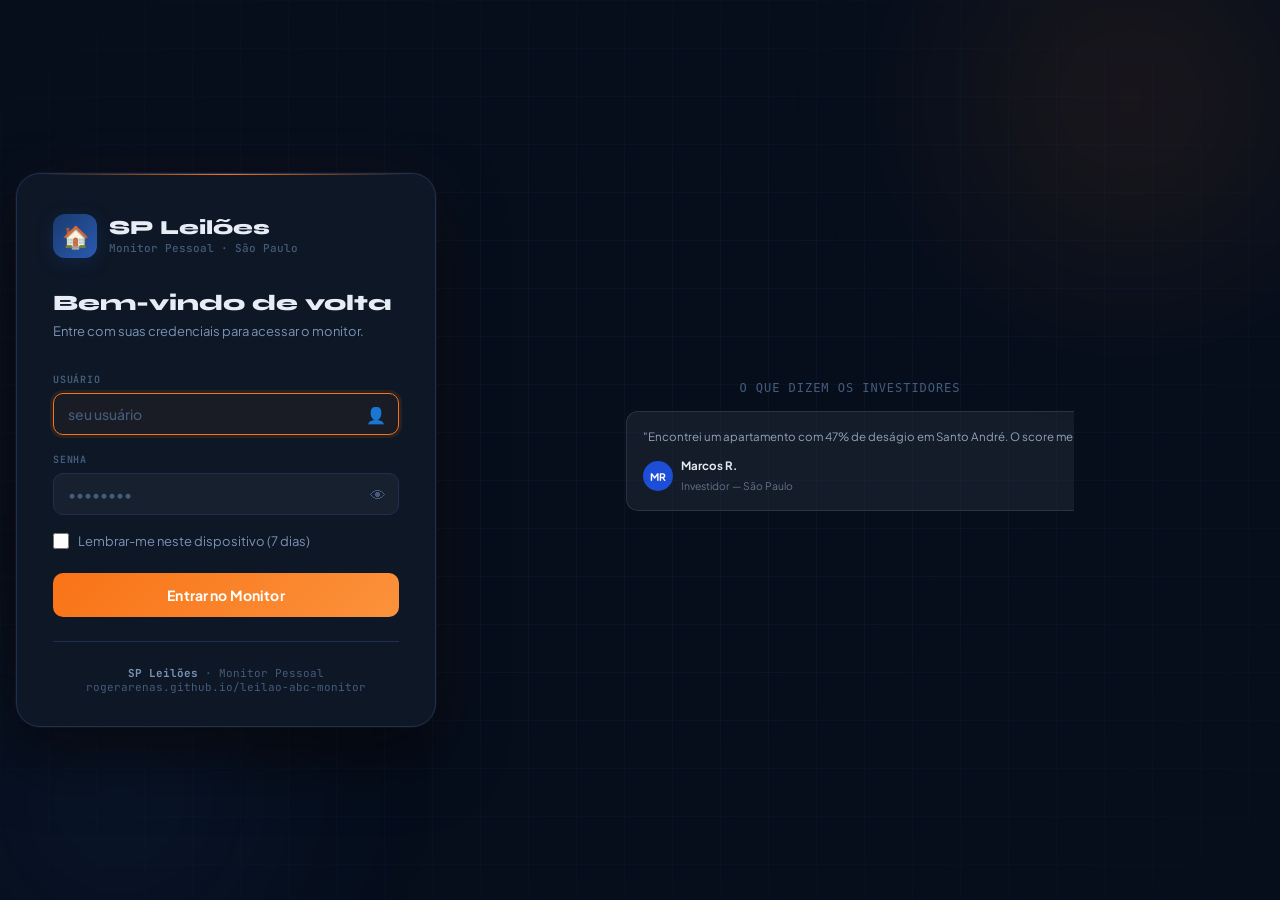
<file: login.html>
<!DOCTYPE html>
<html lang="pt-BR">
<head>
<meta charset="UTF-8">
<meta name="viewport" content="width=device-width, initial-scale=1.0">
<meta name="theme-color" content="#0d1726">
<title>SP Leilões — Acesso</title>
<link href="https://fonts.googleapis.com/css2?family=Syne:wght@700;800&family=Plus+Jakarta+Sans:wght@400;500;600;700&family=JetBrains+Mono:wght@400;500&display=swap" rel="stylesheet">
<style>
*,*::before,*::after{box-sizing:border-box;margin:0;padding:0}

:root{
  --bg:#060e1c;
  --card:#0d1726;
  --border:#1e3050;
  --border2:#2a4070;
  --text:#e8edf5;
  --text2:#7a92b4;
  --text3:#445c7a;
  --primary:#1a3a6e;
  --accent:#f97316;
  --accent2:#fb923c;
  --green:#22c55e;
  --red:#ef4444;
  --r:16px;
  --r2:10px;
}

html,body{height:100%;-webkit-font-smoothing:antialiased}
body{
  background:var(--bg);
  color:var(--text);
  font-family:'Plus Jakarta Sans',sans-serif;
  min-height:100vh;
  display:flex;
  align-items:center;
  justify-content:center;
  padding:1rem;
  position:relative;
  overflow:hidden;
}

/* ── BACKGROUND GRID ── */
.bg-grid{
  position:fixed;inset:0;pointer-events:none;
  background-image:
    linear-gradient(rgba(26,58,110,.15) 1px, transparent 1px),
    linear-gradient(90deg, rgba(26,58,110,.15) 1px, transparent 1px);
  background-size:48px 48px;
  mask-image:radial-gradient(ellipse 80% 80% at 50% 50%, black 30%, transparent 100%);
}

/* ── GLOW ORBS ── */
.orb{position:fixed;border-radius:50%;filter:blur(80px);pointer-events:none;animation:drift 12s ease-in-out infinite}
.orb1{width:500px;height:500px;background:radial-gradient(circle,rgba(249,115,22,.12),transparent 70%);top:-150px;right:-100px;animation-delay:0s}
.orb2{width:400px;height:400px;background:radial-gradient(circle,rgba(26,58,110,.25),transparent 70%);bottom:-100px;left:-80px;animation-delay:-6s}
@keyframes drift{
  0%,100%{transform:translate(0,0) scale(1)}
  33%{transform:translate(20px,-15px) scale(1.05)}
  66%{transform:translate(-15px,20px) scale(.95)}
}

/* ── CARD ── */
.card{
  position:relative;
  width:100%;max-width:420px;
  background:var(--card);
  border:1px solid var(--border);
  border-radius:24px;
  padding:2.5rem 2.25rem 2rem;
  box-shadow:0 0 0 1px rgba(255,255,255,.03),0 32px 64px rgba(0,0,0,.5),0 0 80px rgba(249,115,22,.05);
  animation:slideUp .5s cubic-bezier(.22,1,.36,1) both;
}
@keyframes slideUp{
  from{opacity:0;transform:translateY(24px) scale(.97)}
  to{opacity:1;transform:translateY(0) scale(1)}
}

/* borda accent topo */
.card::before{
  content:'';position:absolute;top:0;left:24px;right:24px;height:1px;
  background:linear-gradient(90deg,transparent,var(--accent),transparent);
  border-radius:1px;
}

/* ── LOGO ── */
.logo{display:flex;align-items:center;gap:12px;margin-bottom:2rem}
.logo-icon{
  width:44px;height:44px;
  background:linear-gradient(135deg,var(--primary),#2a5ab0);
  border-radius:12px;
  display:flex;align-items:center;justify-content:center;
  font-size:22px;
  box-shadow:0 4px 16px rgba(26,58,110,.4);
  flex-shrink:0;
}
.logo-text{
  font-family:'Syne',sans-serif;
  font-size:20px;font-weight:800;
  color:var(--text);line-height:1.1;
}
.logo-sub{
  font-size:11px;font-weight:500;
  color:var(--text3);
  font-family:'JetBrains Mono',monospace;
  display:block;margin-top:2px;
}

/* ── HEADER TEXT ── */
.heading{font-family:'Syne',sans-serif;font-size:22px;font-weight:800;color:var(--text);margin-bottom:6px}
.subheading{font-size:13px;color:var(--text2);margin-bottom:2rem;line-height:1.5}

/* ── FORM ── */
.field{margin-bottom:1.125rem}
.field label{
  display:block;
  font-size:10px;font-weight:700;
  text-transform:uppercase;letter-spacing:.08em;
  color:var(--text3);
  font-family:'JetBrains Mono',monospace;
  margin-bottom:7px;
}
.input-wrap{position:relative}
.input-wrap input{
  width:100%;
  background:rgba(255,255,255,.04);
  border:1.5px solid var(--border);
  border-radius:var(--r2);
  color:var(--text);
  padding:11px 44px 11px 14px;
  font-family:'Plus Jakarta Sans',sans-serif;
  font-size:14px;font-weight:500;
  outline:none;
  transition:border-color .18s, box-shadow .18s, background .18s;
}
.input-wrap input::placeholder{color:var(--text3)}
.input-wrap input:focus{
  border-color:var(--accent);
  background:rgba(249,115,22,.05);
  box-shadow:0 0 0 3px rgba(249,115,22,.1);
}
.input-wrap input.err{
  border-color:var(--red);
  box-shadow:0 0 0 3px rgba(239,68,68,.12);
}
.input-icon{
  position:absolute;right:13px;top:50%;transform:translateY(-50%);
  color:var(--text3);font-size:16px;pointer-events:none;transition:color .18s;
}
.input-wrap:focus-within .input-icon{color:var(--accent)}
.toggle-pass{pointer-events:all;cursor:pointer;}

/* ── REMEMBER ── */
.remember{
  display:flex;align-items:center;gap:9px;
  margin-bottom:1.5rem;cursor:pointer;
  font-size:13px;color:var(--text2);
}
.remember input[type=checkbox]{
  width:16px;height:16px;
  accent-color:var(--accent);cursor:pointer;flex-shrink:0;
}

/* ── BUTTON ── */
.btn-login{
  width:100%;
  background:linear-gradient(135deg,var(--accent),var(--accent2));
  color:#fff;border:none;border-radius:var(--r2);
  padding:13px;
  font-family:'Plus Jakarta Sans',sans-serif;
  font-size:14px;font-weight:700;
  cursor:pointer;
  transition:all .18s;
  position:relative;overflow:hidden;
  letter-spacing:.01em;
}
.btn-login::before{
  content:'';position:absolute;inset:0;
  background:linear-gradient(135deg,rgba(255,255,255,.12),transparent);
  opacity:0;transition:opacity .18s;
}
.btn-login:hover::before{opacity:1}
.btn-login:hover{transform:translateY(-1px);box-shadow:0 8px 24px rgba(249,115,22,.35)}
.btn-login:active{transform:translateY(0)}
.btn-login:disabled{opacity:.5;cursor:not-allowed;transform:none}

/* ── SPINNER inside button ── */
.btn-login .spin{
  display:inline-block;width:16px;height:16px;
  border:2.5px solid rgba(255,255,255,.3);
  border-top-color:#fff;border-radius:50%;
  animation:spin .6s linear infinite;vertical-align:middle;margin-right:8px;
}
@keyframes spin{to{transform:rotate(360deg)}}

/* ── ERROR MSG ── */
.error-msg{
  display:none;
  background:rgba(239,68,68,.1);
  border:1px solid rgba(239,68,68,.25);
  border-radius:var(--r2);
  padding:10px 14px;
  font-size:12px;
  color:#fca5a5;
  font-family:'JetBrains Mono',monospace;
  margin-bottom:1.125rem;
  animation:shake .35s cubic-bezier(.36,.07,.19,.97);
}
@keyframes shake{
  10%,90%{transform:translateX(-2px)}
  20%,80%{transform:translateX(3px)}
  30%,50%,70%{transform:translateX(-4px)}
  40%,60%{transform:translateX(4px)}
}

/* ── SUCCESS ── */
.success-msg{
  display:none;
  background:rgba(34,197,94,.1);
  border:1px solid rgba(34,197,94,.25);
  border-radius:var(--r2);
  padding:10px 14px;
  font-size:12px;color:#86efac;
  font-family:'JetBrains Mono',monospace;
  margin-bottom:1.125rem;
}

/* ── DIVIDER ── */
.divider{height:1px;background:var(--border);margin:1.5rem 0}

/* ── FOOTER ── */
.card-footer{text-align:center;font-size:11px;color:var(--text3);font-family:'JetBrains Mono',monospace}
.card-footer strong{color:var(--text2)}

/* ── ATTEMPTS ── */
.attempts-badge{
  display:none;
  text-align:right;
  font-size:10px;color:var(--red);
  font-family:'JetBrains Mono',monospace;
  margin-top:4px;
}

/* ── LOCKOUT OVERLAY ── */
.lockout{
  display:none;position:fixed;inset:0;
  background:rgba(6,14,28,.95);
  backdrop-filter:blur(8px);
  z-index:999;
  align-items:center;justify-content:center;
  flex-direction:column;
  gap:1rem;
  text-align:center;padding:2rem;
}
.lockout.show{display:flex}
.lockout-icon{font-size:52px;margin-bottom:.5rem}
.lockout-title{font-family:'Syne',sans-serif;font-size:20px;font-weight:800;color:var(--text)}
.lockout-sub{font-size:13px;color:var(--text2);font-family:'JetBrains Mono',monospace}
.lockout-timer{font-size:32px;font-weight:800;font-family:'JetBrains Mono',monospace;color:var(--accent);margin-top:.5rem}

@media(max-width:480px){
  .card{padding:2rem 1.5rem 1.75rem;border-radius:20px}
  .heading{font-size:20px}
}
</style>
</head>
<body>

<div class="bg-grid"></div>
<div class="orb orb1"></div>
<div class="orb orb2"></div>

<!-- LOCKOUT OVERLAY -->
<div class="lockout" id="lockout">
  <div class="lockout-icon">🔒</div>
  <div class="lockout-title">Acesso bloqueado</div>
  <div class="lockout-sub">Muitas tentativas incorretas.<br>Aguarde para tentar novamente.</div>
  <div class="lockout-timer" id="ltimer">—</div>
</div>

<div class="card">
  <div class="logo">
    <div class="logo-icon">🏠</div>
    <div>
      <div class="logo-text">SP Leilões</div>
      <span class="logo-sub">Monitor Pessoal · São Paulo</span>
    </div>
  </div>

  <h1 class="heading">Bem-vindo de volta</h1>
  <p class="subheading">Entre com suas credenciais para acessar o monitor.</p>

  <div class="error-msg" id="errmsg">⚠ Usuário ou senha incorretos.</div>
  <div class="success-msg" id="succmsg">✓ Autenticado! Redirecionando...</div>

  <div class="field">
    <label for="usuario">Usuário</label>
    <div class="input-wrap">
      <input type="text" id="usuario" placeholder="seu usuário" autocomplete="username" spellcheck="false">
      <span class="input-icon">👤</span>
    </div>
  </div>

  <div class="field">
    <label for="senha">Senha</label>
    <div class="input-wrap">
      <input type="password" id="senha" placeholder="••••••••" autocomplete="current-password">
      <span class="input-icon toggle-pass" id="togglepass" title="Mostrar/ocultar senha">👁</span>
    </div>
    <div class="attempts-badge" id="attempts"></div>
  </div>

  <label class="remember">
    <input type="checkbox" id="lembrar">
    Lembrar-me neste dispositivo (7 dias)
  </label>

  <button class="btn-login" id="btnlogin" onclick="fazerLogin()">
    Entrar no Monitor
  </button>

  <div class="divider"></div>
  <div class="card-footer">
    <strong>SP Leilões</strong> · Monitor Pessoal<br>
    rogerarenas.github.io/leilao-abc-monitor
  </div>
</div>

<script>
// ── CREDENCIAIS ── (SHA-256 dos valores reais)
// Para alterar: gere os hashes em https://emn178.github.io/online-tools/sha256.html
// e substitua abaixo. Nunca coloque a senha em texto puro.
var CREDS = [
  {
    user: '4387134784cf3aa4245b7fcf4ac045d0a449524e98ba5dab4955ff4631e89df9', // roger
    pass: '63102d0c223d6244f44ee68fa7928a66ffce8fa453415abe26f6d3b10e2e5fd1', // abc2024
  }
];

var SESSION_KEY = 'abc_leilao_auth';
var ATTEMPTS_KEY = 'abc_leilao_attempts';
var LOCKOUT_KEY  = 'abc_leilao_lockout';
var MAX_ATTEMPTS = 5;
var LOCKOUT_MS   = 5 * 60 * 1000; // 5 minutos

// ── SHA-256 (nativo, sem libs) ─────────────────────────────────────────────
async function sha256(msg) {
  var buf = await crypto.subtle.digest('SHA-256', new TextEncoder().encode(msg));
  return Array.from(new Uint8Array(buf)).map(b => b.toString(16).padStart(2,'0')).join('');
}

// ── LOCKOUT ────────────────────────────────────────────────────────────────
function getAttempts() {
  try { return JSON.parse(localStorage.getItem(ATTEMPTS_KEY) || '{"count":0}'); } catch { return {count:0}; }
}
function saveAttempts(a) { localStorage.setItem(ATTEMPTS_KEY, JSON.stringify(a)); }
function isLockedOut() {
  var ts = localStorage.getItem(LOCKOUT_KEY);
  if (!ts) return false;
  if (Date.now() - parseInt(ts) < LOCKOUT_MS) return true;
  localStorage.removeItem(LOCKOUT_KEY);
  saveAttempts({count:0});
  return false;
}
function lockOut() {
  localStorage.setItem(LOCKOUT_KEY, Date.now().toString());
  mostrarLockout();
}
function mostrarLockout() {
  document.getElementById('lockout').classList.add('show');
  atualizarTimer();
}
function atualizarTimer() {
  var ts = parseInt(localStorage.getItem(LOCKOUT_KEY) || '0');
  var restante = Math.ceil((ts + LOCKOUT_MS - Date.now()) / 1000);
  if (restante <= 0) {
    localStorage.removeItem(LOCKOUT_KEY);
    saveAttempts({count:0});
    document.getElementById('lockout').classList.remove('show');
    return;
  }
  var m = Math.floor(restante / 60), s = restante % 60;
  document.getElementById('ltimer').textContent = m + ':' + String(s).padStart(2,'0');
  setTimeout(atualizarTimer, 1000);
}

// ── SESSÃO ─────────────────────────────────────────────────────────────────
function verificarSessao() {
  // sessionStorage = sessão (fecha o tab → sai)
  if (sessionStorage.getItem(SESSION_KEY) === 'ok') {
    window.location.replace('index.html');
    return;
  }
  // localStorage com lembrar-me
  var lm = localStorage.getItem(SESSION_KEY);
  if (lm) {
    try {
      var obj = JSON.parse(lm);
      if (obj.exp > Date.now()) {
        sessionStorage.setItem(SESSION_KEY, 'ok');
        window.location.replace('index.html');
        return;
      }
    } catch {}
    localStorage.removeItem(SESSION_KEY);
  }
}

function salvarSessao(lembrar) {
  sessionStorage.setItem(SESSION_KEY, 'ok');
  if (lembrar) {
    localStorage.setItem(SESSION_KEY, JSON.stringify({
      exp: Date.now() + 7 * 24 * 60 * 60 * 1000 // 7 dias
    }));
  }
}

// ── LOGIN ──────────────────────────────────────────────────────────────────
async function fazerLogin() {
  if (isLockedOut()) { mostrarLockout(); return; }

  var btn = document.getElementById('btnlogin');
  var usuarioEl = document.getElementById('usuario');
  var senhaEl   = document.getElementById('senha');
  var errmsg    = document.getElementById('errmsg');
  var succmsg   = document.getElementById('succmsg');

  var usuario = usuarioEl.value.trim().toLowerCase();
  var senha   = senhaEl.value;

  if (!usuario || !senha) {
    sacudir(usuarioEl, senhaEl);
    mostrarErro('Preencha usuário e senha.');
    return;
  }

  // Loading
  btn.disabled = true;
  btn.innerHTML = '<span class="spin"></span>Verificando...';
  errmsg.style.display = 'none';
  succmsg.style.display = 'none';

  await new Promise(r => setTimeout(r, 600)); // delay intencional anti-brute

  var hUser = await sha256(usuario);
  var hPass = await sha256(senha);

  var ok = CREDS.some(c => c.user === hUser && c.pass === hPass);

  if (ok) {
    saveAttempts({count:0});
    salvarSessao(document.getElementById('lembrar').checked);
    succmsg.style.display = 'block';
    btn.innerHTML = '✓ Autenticado!';
    btn.style.background = 'linear-gradient(135deg,#16a34a,#22c55e)';
    setTimeout(() => window.location.replace('index.html'), 900);
  } else {
    var a = getAttempts();
    a.count++;
    saveAttempts(a);

    usuarioEl.classList.add('err');
    senhaEl.classList.add('err');
    setTimeout(() => { usuarioEl.classList.remove('err'); senhaEl.classList.remove('err'); }, 1500);

    var restam = MAX_ATTEMPTS - a.count;
    if (restam <= 0) {
      lockOut();
    } else {
      var el = document.getElementById('attempts');
      el.style.display = 'block';
      el.textContent = restam === 1 ? '⚠ Última tentativa antes do bloqueio' : `${restam} tentativas restantes`;
      mostrarErro('Usuário ou senha incorretos.');
    }

    btn.disabled = false;
    btn.innerHTML = 'Entrar no Monitor';
    senhaEl.value = '';
    senhaEl.focus();
  }
}

function mostrarErro(msg) {
  var el = document.getElementById('errmsg');
  el.textContent = '⚠ ' + msg;
  el.style.display = 'block';
  // restart animation
  el.style.animation = 'none';
  el.offsetHeight;
  el.style.animation = '';
}

function sacudir(...els) {
  els.forEach(el => {
    if (!el.value) { el.classList.add('err'); setTimeout(() => el.classList.remove('err'), 1500); }
  });
}

// ── TOGGLE SENHA ──────────────────────────────────────────────────────────
document.getElementById('togglepass').addEventListener('click', function() {
  var inp = document.getElementById('senha');
  var show = inp.type === 'password';
  inp.type = show ? 'text' : 'password';
  this.textContent = show ? '🙈' : '👁';
});

// ── ENTER ─────────────────────────────────────────────────────────────────
document.addEventListener('keydown', function(e) {
  if (e.key === 'Enter' && !document.getElementById('btnlogin').disabled) fazerLogin();
});

// ── INIT ──────────────────────────────────────────────────────────────────
verificarSessao();
if (isLockedOut()) mostrarLockout();
document.getElementById('usuario').focus();
</script>

<!-- Depoimentos -->
<div class="dep-section">
  <p class="dep-title">O que dizem os investidores</p>
  <div class="dep-track">
    <div class="dep-card"><p class="dep-text">"Encontrei um apartamento com 47% de deságio em Santo André. O score me alertou antes de qualquer concorrente."</p><div class="dep-author"><div class="dep-avatar">MR</div><div><strong>Marcos R.</strong><span>Investidor — São Paulo</span></div></div></div>
    <div class="dep-card"><p class="dep-text">"A calculadora de financiamento me mostrou que o imóvel era viável mesmo financiado. Arrematei na 2ª praça por R$ 180k."</p><div class="dep-author"><div class="dep-avatar">JF</div><div><strong>Juliana F.</strong><span>Engenheira — Campinas</span></div></div></div>
    <div class="dep-card"><p class="dep-text">"Recebi o alerta no WhatsApp às 8h e fiz minha due diligence antes de qualquer um. O checklist legal me salvou de um imóvel com dívida de condomínio."</p><div class="dep-author"><div class="dep-avatar">CS</div><div><strong>Carlos S.</strong><span>Corretor — Santos</span></div></div></div>
    <div class="dep-card"><p class="dep-text">"Antes gastava 3 horas por dia procurando manualmente. Agora o monitor faz isso enquanto durmo e me avisa só o que vale a pena."</p><div class="dep-author"><div class="dep-avatar">AP</div><div><strong>Ana P.</strong><span>Professora — São José dos Campos</span></div></div></div>
    <div class="dep-card"><p class="dep-text">"O comparador é o que faltava. Consigo colocar 3 imóveis lado a lado e decidir em minutos qual tem melhor custo-benefício."</p><div class="dep-author"><div class="dep-avatar">RN</div><div><strong>Ricardo N.</strong><span>Empresário — Ribeirão Preto</span></div></div></div>
  </div>
</div>
<style>
.dep-section{padding:1.5rem 1rem;max-width:480px;margin:0 auto}
.dep-title{text-align:center;font-size:.75rem;text-transform:uppercase;letter-spacing:.08em;color:var(--text3,#64748b);margin-bottom:1rem;font-family:monospace}
.dep-track{display:flex;gap:.75rem;overflow-x:auto;scrollbar-width:none;padding-bottom:.5rem;scroll-snap-type:x mandatory}
.dep-track::-webkit-scrollbar{display:none}
.dep-card{min-width:260px;background:rgba(255,255,255,.06);border:.5px solid rgba(255,255,255,.1);border-radius:.75rem;padding:1rem;scroll-snap-align:start;flex-shrink:0}
.dep-text{font-size:.72rem;color:#94a3b8;line-height:1.6;margin-bottom:.75rem}
.dep-author{display:flex;align-items:center;gap:.5rem}
.dep-avatar{width:30px;height:30px;border-radius:50%;background:#1d4ed8;color:#fff;display:flex;align-items:center;justify-content:center;font-size:.65rem;font-weight:700;flex-shrink:0}
.dep-author strong{display:block;font-size:.72rem;color:#e2e8f0}
.dep-author span{font-size:.65rem;color:#64748b}
</style>
</body>
</html>
</file>
